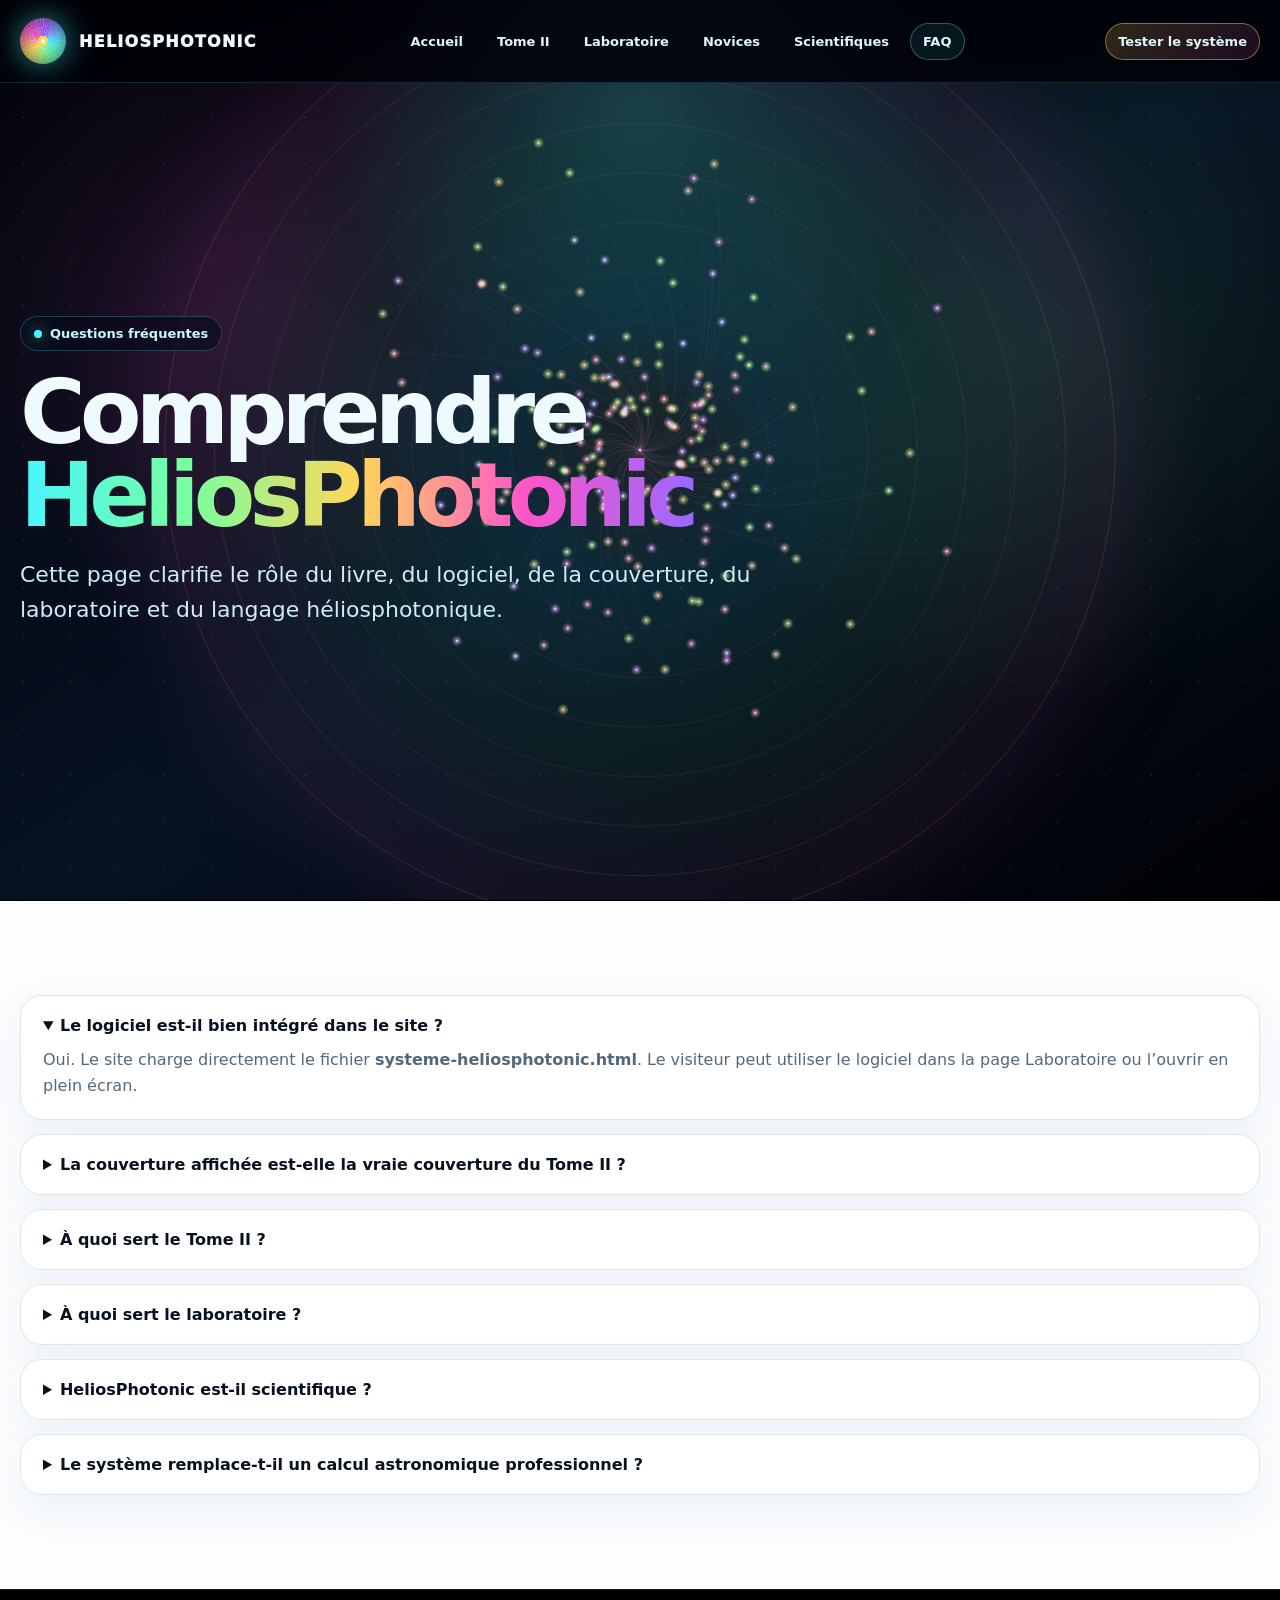
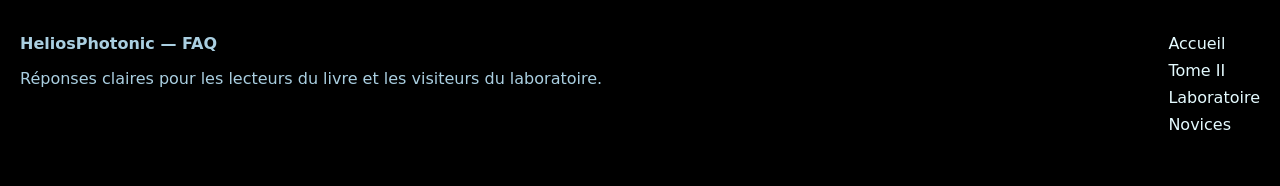
<file: faq.html>
<!DOCTYPE html>
<html lang="fr">
<head>
  <meta charset="UTF-8" />
  <meta name="viewport" content="width=device-width, initial-scale=1.0" />

  <title>HeliosPhotonic — FAQ</title>

  <meta name="description" content="FAQ HeliosPhotonic : questions sur le livre Dieu est la lumière Tome II, le laboratoire, le logiciel, la couverture, la géométrie sacrée et la lecture symbolique." />

  <link rel="stylesheet" href="assets/style.css" />
</head>

<body>

<canvas id="ambientCanvas"></canvas>

<header class="site-header">
  <div class="container nav">

    <a class="brand" href="index.html" aria-label="Accueil HeliosPhotonic">
      <span class="brand-orb"></span>
      <span>HeliosPhotonic</span>
    </a>

    <nav class="nav-links" aria-label="Navigation principale">
      <a href="index.html">Accueil</a>
      <a href="livre-tome2.html">Tome II</a>
      <a href="laboratoire.html">Laboratoire</a>
      <a href="novices.html">Novices</a>
      <a href="scientifiques.html">Scientifiques</a>
      <a href="faq.html" class="active">FAQ</a>
    </nav>

    <a class="nav-cta" href="laboratoire.html">Tester le système</a>

  </div>
</header>

<main>

  <section class="hero faq-hero">
    <div class="container">

      <span class="kicker">Questions fréquentes</span>

      <h1>
        Comprendre<br />
        <span>HeliosPhotonic</span>
      </h1>

      <p class="lead">
        Cette page clarifie le rôle du livre, du logiciel, de la couverture,
        du laboratoire et du langage héliosphotonique.
      </p>

    </div>
  </section>

  <section class="section paper">
    <div class="container faq-list">

      <details open>
        <summary>Le logiciel est-il bien intégré dans le site ?</summary>
        <p>
          Oui. Le site charge directement le fichier <strong>systeme-heliosphotonic.html</strong>.
          Le visiteur peut utiliser le logiciel dans la page Laboratoire ou l’ouvrir en plein écran.
        </p>
      </details>

      <details>
        <summary>La couverture affichée est-elle la vraie couverture du Tome II ?</summary>
        <p>
          Oui. La page du Tome II affiche directement l’image
          <strong>assets/couverture-tome2.png</strong>.
        </p>
      </details>

      <details>
        <summary>À quoi sert le Tome II ?</summary>
        <p>
          Le Tome II donne la vision : lumière originelle, géométrie sacrée,
          corps lumineux, cœur solaire, cerveau de lumière, respiration universelle
          et correspondance entre microcosme et macrocosme.
        </p>
      </details>

      <details>
        <summary>À quoi sert le laboratoire ?</summary>
        <p>
          Le laboratoire transforme cette vision en expérience interactive :
          roue astrale, flux lumineux, signes, données de naissance et lecture visuelle.
        </p>
      </details>

      <details>
        <summary>HeliosPhotonic est-il scientifique ?</summary>
        <p>
          HeliosPhotonic utilise un langage visuel qui peut être décrit techniquement :
          carte polaire, agents lumineux, flux, boucles et rétroaction. Il reste cependant
          une œuvre symbolique, philosophique et expérimentale.
        </p>
      </details>

      <details>
        <summary>Le système remplace-t-il un calcul astronomique professionnel ?</summary>
        <p>
          Non. Le système est une expérience visuelle et symbolique. Pour une précision
          astronomique ou astrologique professionnelle, il faudrait connecter des éphémérides certifiées.
        </p>
      </details>

    </div>
  </section>

</main>

<footer class="site-footer">
  <div class="container footer-grid">

    <div>
      <strong>HeliosPhotonic — FAQ</strong>
      <p>
        Réponses claires pour les lecteurs du livre et les visiteurs du laboratoire.
      </p>
    </div>

    <div>
      <a href="index.html">Accueil</a>
      <a href="livre-tome2.html">Tome II</a>
      <a href="laboratoire.html">Laboratoire</a>
      <a href="novices.html">Novices</a>
    </div>

  </div>
</footer>

<script src="assets/site.js"></script>
</body>
</html>
</file>
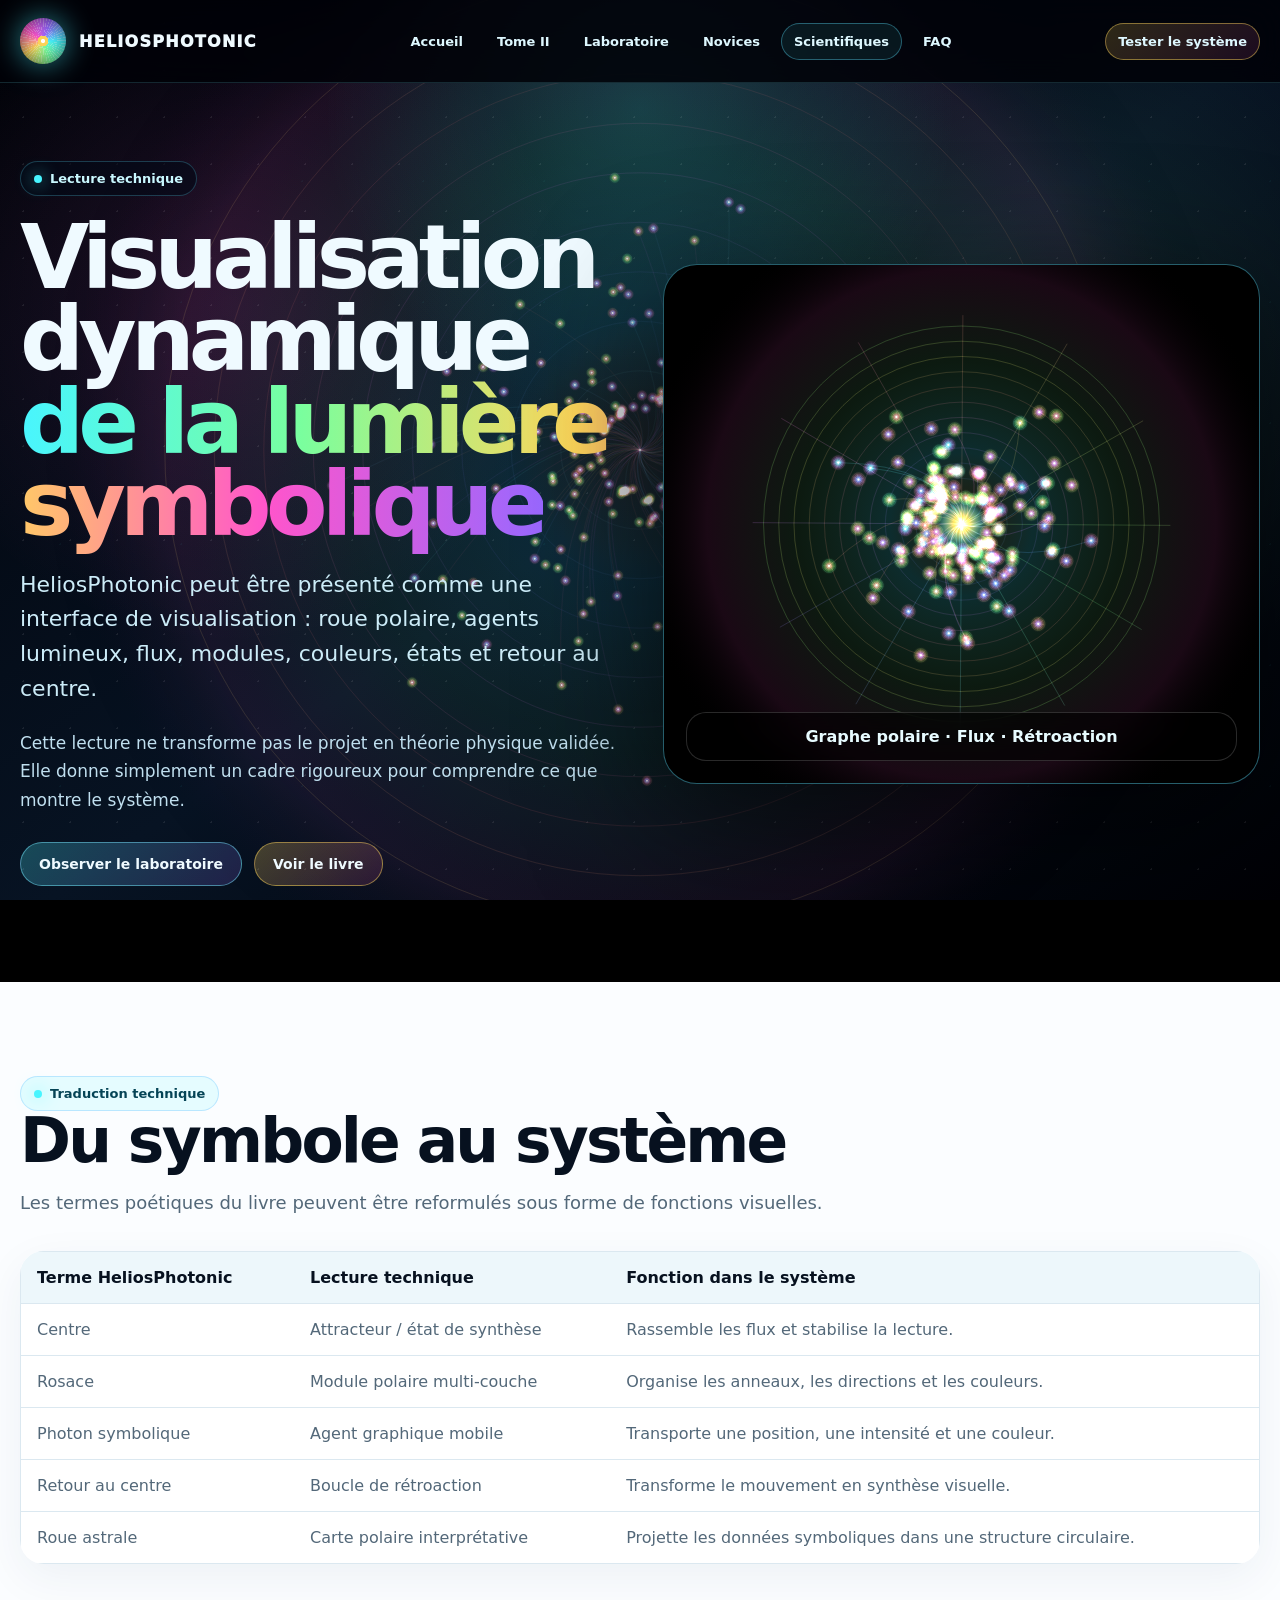
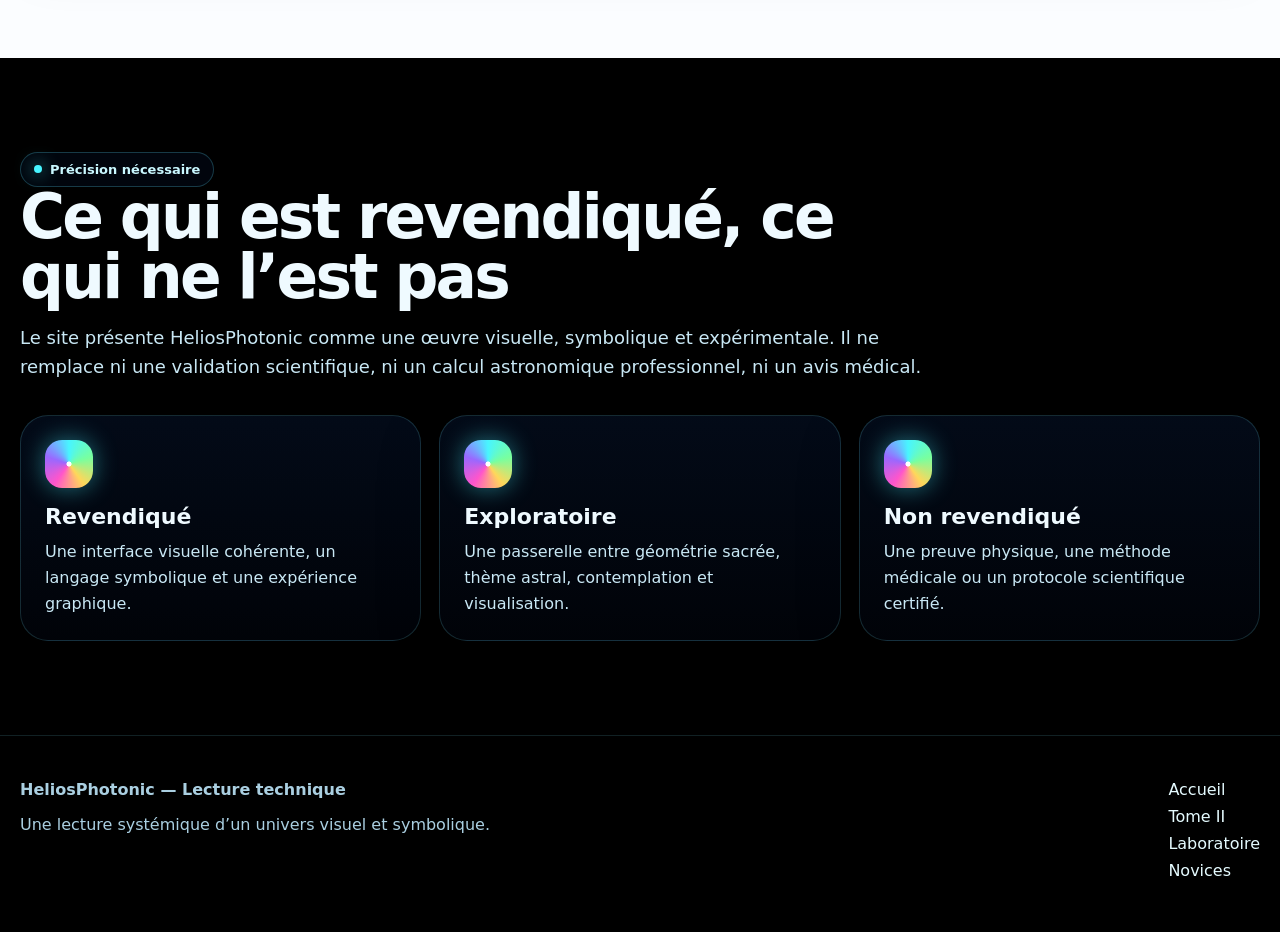
<file: scientifiques.html>
<!DOCTYPE html>
<html lang="fr">
<head>
  <meta charset="UTF-8" />
  <meta name="viewport" content="width=device-width, initial-scale=1.0" />

  <title>HeliosPhotonic — Lecture scientifique et systémique</title>

  <meta name="description" content="Lecture technique de HeliosPhotonic : visualisation dynamique, système polaire, agents lumineux, rétroaction, attracteur central et interprétation symbolique." />

  <link rel="stylesheet" href="assets/style.css" />
</head>

<body>

<canvas id="ambientCanvas"></canvas>

<header class="site-header">
  <div class="container nav">

    <a class="brand" href="index.html" aria-label="Accueil HeliosPhotonic">
      <span class="brand-orb"></span>
      <span>HeliosPhotonic</span>
    </a>

    <nav class="nav-links" aria-label="Navigation principale">
      <a href="index.html">Accueil</a>
      <a href="livre-tome2.html">Tome II</a>
      <a href="laboratoire.html">Laboratoire</a>
      <a href="novices.html">Novices</a>
      <a href="scientifiques.html" class="active">Scientifiques</a>
      <a href="faq.html">FAQ</a>
    </nav>

    <a class="nav-cta" href="laboratoire.html">Tester le système</a>

  </div>
</header>

<main>

  <section class="hero">
    <div class="container split-grid">

      <div>
        <span class="kicker">Lecture technique</span>

        <h1>
          Visualisation dynamique<br />
          <span>de la lumière symbolique</span>
        </h1>

        <p class="lead">
          HeliosPhotonic peut être présenté comme une interface de visualisation :
          roue polaire, agents lumineux, flux, modules, couleurs, états et retour au centre.
        </p>

        <p class="reader-text">
          Cette lecture ne transforme pas le projet en théorie physique validée.
          Elle donne simplement un cadre rigoureux pour comprendre ce que montre le système.
        </p>

        <div class="actions">
          <a class="btn primary" href="laboratoire.html">Observer le laboratoire</a>
          <a class="btn gold" href="livre-tome2.html">Voir le livre</a>
        </div>
      </div>

      <div class="visual-panel">
        <canvas class="helios-canvas" data-mode="science"></canvas>
        <div class="visual-label">Graphe polaire · Flux · Rétroaction</div>
      </div>

    </div>
  </section>

  <section class="section paper">
    <div class="container">

      <div class="section-head">
        <span class="kicker dark-kicker">Traduction technique</span>

        <h2>Du symbole au système</h2>

        <p>
          Les termes poétiques du livre peuvent être reformulés sous forme de fonctions visuelles.
        </p>
      </div>

      <div class="table-wrap">
        <table class="info-table">
          <thead>
            <tr>
              <th>Terme HeliosPhotonic</th>
              <th>Lecture technique</th>
              <th>Fonction dans le système</th>
            </tr>
          </thead>

          <tbody>
            <tr>
              <td>Centre</td>
              <td>Attracteur / état de synthèse</td>
              <td>Rassemble les flux et stabilise la lecture.</td>
            </tr>

            <tr>
              <td>Rosace</td>
              <td>Module polaire multi-couche</td>
              <td>Organise les anneaux, les directions et les couleurs.</td>
            </tr>

            <tr>
              <td>Photon symbolique</td>
              <td>Agent graphique mobile</td>
              <td>Transporte une position, une intensité et une couleur.</td>
            </tr>

            <tr>
              <td>Retour au centre</td>
              <td>Boucle de rétroaction</td>
              <td>Transforme le mouvement en synthèse visuelle.</td>
            </tr>

            <tr>
              <td>Roue astrale</td>
              <td>Carte polaire interprétative</td>
              <td>Projette les données symboliques dans une structure circulaire.</td>
            </tr>
          </tbody>
        </table>
      </div>

    </div>
  </section>

  <section class="section dark">
    <div class="container">

      <div class="section-head">
        <span class="kicker">Précision nécessaire</span>

        <h2>Ce qui est revendiqué, ce qui ne l’est pas</h2>

        <p>
          Le site présente HeliosPhotonic comme une œuvre visuelle, symbolique et expérimentale.
          Il ne remplace ni une validation scientifique, ni un calcul astronomique professionnel,
          ni un avis médical.
        </p>
      </div>

      <div class="cards three">

        <article class="card">
          <div class="icon"></div>
          <h3>Revendiqué</h3>
          <p>
            Une interface visuelle cohérente, un langage symbolique et une expérience graphique.
          </p>
        </article>

        <article class="card">
          <div class="icon"></div>
          <h3>Exploratoire</h3>
          <p>
            Une passerelle entre géométrie sacrée, thème astral, contemplation et visualisation.
          </p>
        </article>

        <article class="card">
          <div class="icon"></div>
          <h3>Non revendiqué</h3>
          <p>
            Une preuve physique, une méthode médicale ou un protocole scientifique certifié.
          </p>
        </article>

      </div>

    </div>
  </section>

</main>

<footer class="site-footer">
  <div class="container footer-grid">

    <div>
      <strong>HeliosPhotonic — Lecture technique</strong>
      <p>
        Une lecture systémique d’un univers visuel et symbolique.
      </p>
    </div>

    <div>
      <a href="index.html">Accueil</a>
      <a href="livre-tome2.html">Tome II</a>
      <a href="laboratoire.html">Laboratoire</a>
      <a href="novices.html">Novices</a>
    </div>

  </div>
</footer>

<script src="assets/site.js"></script>
</body>
</html>
</file>
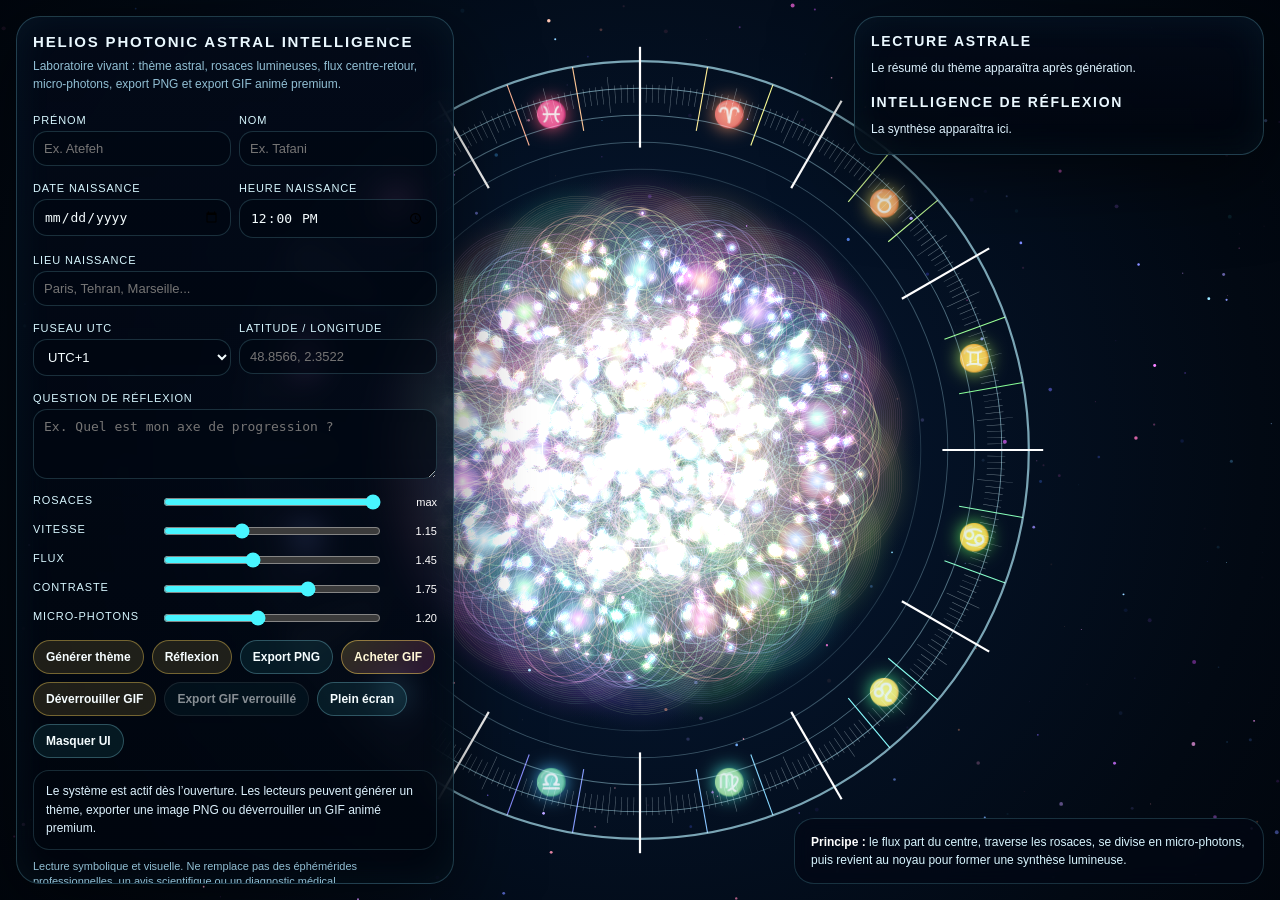
<file: systeme-heliosphotonic.html>
<!DOCTYPE html>
<html lang="fr">
<head>
<meta charset="UTF-8" />
<meta name="viewport" content="width=device-width, initial-scale=1.0" />

<title>HeliosPhotonic Astral Flux — Logiciel vivant</title>

<style>
:root{
  --cyan:#48f5ff;
  --blue:#168dff;
  --gold:#ffd75a;
  --orange:#ff9840;
  --pink:#ff55cb;
  --violet:#9968ff;
  --green:#78ff9f;
  --red:#ff5f75;
  --text:#eaf8ff;
  --muted:#91bfd4;
  --panel:rgba(2,8,20,.82);
  --line:rgba(130,235,255,.24);
}

*{
  box-sizing:border-box;
}

html,
body{
  margin:0;
  width:100%;
  height:100%;
  overflow:hidden;
  background:#000;
  color:var(--text);
  font-family:Inter,Arial,sans-serif;
}

body{
  background:
    radial-gradient(circle at 50% 50%,rgba(40,190,255,.18),transparent 28%),
    radial-gradient(circle at 50% 50%,rgba(255,70,210,.12),transparent 44%),
    linear-gradient(135deg,#000106,#06101d 48%,#000105);
}

#app{
  position:fixed;
  inset:0;
  overflow:hidden;
}

#mainCanvas{
  position:absolute;
  inset:0;
  width:100%;
  height:100%;
  display:block;
  z-index:1;
}

.panel{
  position:absolute;
  z-index:10;
  background:linear-gradient(180deg,rgba(3,10,24,.90),rgba(0,4,12,.72));
  border:1px solid var(--line);
  box-shadow:0 20px 80px rgba(0,0,0,.55), inset 0 0 40px rgba(72,245,255,.06);
  backdrop-filter:blur(14px);
  border-radius:24px;
}

#leftPanel{
  left:16px;
  top:16px;
  width:min(438px,calc(100vw - 32px));
  max-height:calc(100vh - 32px);
  overflow:auto;
  padding:16px;
}

#rightPanel{
  right:16px;
  top:16px;
  width:min(410px,calc(100vw - 32px));
  max-height:calc(100vh - 32px);
  overflow:auto;
  padding:16px;
}

#legend{
  position:absolute;
  right:16px;
  bottom:16px;
  z-index:10;
  width:min(470px,calc(100vw - 32px));
  padding:14px 16px;
  border-radius:20px;
  background:rgba(2,8,20,.62);
  border:1px solid rgba(130,235,255,.18);
  backdrop-filter:blur(12px);
  color:#d8f5ff;
  font-size:12px;
  line-height:1.5;
}

h1,
h2{
  margin:0;
  text-transform:uppercase;
  letter-spacing:.12em;
}

h1{
  font-size:15px;
}

h2{
  font-size:14px;
  margin-bottom:10px;
}

p{
  margin:8px 0 12px;
  color:var(--muted);
  font-size:12px;
  line-height:1.48;
}

strong{
  color:#fff;
}

.grid{
  display:grid;
  grid-template-columns:1fr 1fr;
  gap:8px;
}

.field{
  margin:8px 0;
}

.field label,
.control label{
  display:block;
  margin-bottom:5px;
  font-size:11px;
  text-transform:uppercase;
  letter-spacing:.08em;
  color:#d7f7ff;
}

input,
select,
textarea{
  width:100%;
  border:1px solid rgba(147,236,255,.18);
  border-radius:14px;
  padding:9px 10px;
  background:rgba(0,7,18,.60);
  color:#f4fdff;
  outline:none;
  font-size:13px;
}

input:focus,
select:focus,
textarea:focus{
  border-color:rgba(72,245,255,.72);
  box-shadow:0 0 0 3px rgba(72,245,255,.09);
}

textarea{
  min-height:70px;
  resize:vertical;
}

.control{
  display:grid;
  grid-template-columns:118px 1fr 48px;
  align-items:center;
  gap:10px;
  margin:9px 0;
}

input[type="range"]{
  padding:0;
  border:0;
  background:transparent;
  accent-color:var(--cyan);
}

output{
  text-align:right;
  color:#fff;
  font-size:11px;
  font-variant-numeric:tabular-nums;
}

.buttons{
  display:flex;
  flex-wrap:wrap;
  gap:8px;
  margin-top:12px;
}

button{
  border:1px solid rgba(147,236,255,.28);
  border-radius:999px;
  padding:9px 12px;
  color:#f5fdff;
  background:rgba(72,245,255,.08);
  cursor:pointer;
  font-size:12px;
  font-weight:800;
}

button:hover{
  background:rgba(72,245,255,.16);
  border-color:rgba(147,236,255,.56);
}

button.gold{
  background:rgba(255,215,90,.12);
  border-color:rgba(255,215,90,.38);
}

button.pay{
  background:linear-gradient(135deg,rgba(255,215,90,.18),rgba(255,85,203,.16));
  border-color:rgba(255,215,90,.48);
  color:#fff8d6;
}

button.locked{
  opacity:.55;
  cursor:not-allowed;
  border-color:rgba(255,255,255,.16);
}

button.unlocked{
  opacity:1;
  cursor:pointer;
  background:linear-gradient(135deg,rgba(120,255,159,.20),rgba(72,245,255,.18));
  border-color:rgba(120,255,159,.48);
  color:#f4fff8;
}

#status,
#summary,
#reflection{
  font-size:12px;
  line-height:1.55;
  color:#ddf3ff;
}

#status{
  margin-top:12px;
  padding:11px 12px;
  border-radius:16px;
  border:1px solid rgba(146,236,255,.16);
  background:rgba(0,7,18,.44);
}

.badge{
  display:inline-flex;
  margin:4px 4px 0 0;
  padding:6px 8px;
  border-radius:999px;
  background:rgba(72,245,255,.09);
  border:1px solid rgba(147,236,255,.16);
  font-size:11px;
  color:#effbff;
}

.small{
  margin-top:9px;
  font-size:11px;
  color:#91bfd4;
  line-height:1.4;
}

/* PAYWALL GIF */

.gif-paywall{
  position:fixed;
  inset:0;
  z-index:99;
  display:none;
  align-items:center;
  justify-content:center;
  padding:20px;
  background:rgba(0,0,0,.72);
  backdrop-filter:blur(10px);
}

.gif-paywall.show{
  display:flex;
}

.gif-paywall-box{
  position:relative;
  width:min(540px,100%);
  padding:24px;
  border-radius:26px;
  background:
    radial-gradient(circle at 50% 0%,rgba(72,245,255,.14),transparent 40%),
    linear-gradient(180deg,rgba(3,10,24,.96),rgba(0,4,12,.92));
  border:1px solid rgba(130,235,255,.28);
  box-shadow:0 30px 120px rgba(0,0,0,.72);
}

.gif-paywall-box h2{
  margin:0 0 12px;
  font-size:18px;
  letter-spacing:.10em;
  text-transform:uppercase;
}

.gif-price{
  margin:14px 0;
  padding:14px 16px;
  border-radius:18px;
  background:rgba(255,215,90,.10);
  border:1px solid rgba(255,215,90,.30);
  color:#fff6c8;
  font-weight:900;
}

.gif-price strong{
  color:#ffd75a;
}

.gif-payment-btn{
  display:flex;
  justify-content:center;
  align-items:center;
  width:100%;
  margin:12px 0 16px;
  padding:12px 16px;
  border-radius:999px;
  background:linear-gradient(135deg,rgba(255,215,90,.25),rgba(255,85,203,.18));
  border:1px solid rgba(255,215,90,.44);
  color:#fff;
  font-weight:900;
  text-decoration:none;
}

.gif-close{
  position:absolute;
  right:14px;
  top:14px;
  width:34px;
  height:34px;
  padding:0;
  border-radius:50%;
  font-size:20px;
  line-height:1;
}

.gif-small{
  margin:12px 0 0;
  font-size:11px;
  color:#91bfd4;
}

@media(max-width:1100px){
  #leftPanel{
    left:10px;
    top:10px;
    width:calc(100vw - 20px);
    max-height:64vh;
  }

  #rightPanel{
    right:10px;
    bottom:10px;
    top:auto;
    width:calc(100vw - 20px);
    max-height:34vh;
  }

  #legend{
    display:none;
  }
}

@media(max-height:740px){
  #rightPanel{
    display:none;
  }
}
</style>
</head>

<body>
<div id="app">

  <canvas id="mainCanvas"></canvas>

  <aside id="leftPanel" class="panel">
    <h1>Helios Photonic Astral Intelligence</h1>

    <p>
      Laboratoire vivant : thème astral, rosaces lumineuses, flux centre-retour,
      micro-photons, export PNG et export GIF animé premium.
    </p>

    <div class="grid">
      <div class="field">
        <label for="firstName">Prénom</label>
        <input id="firstName" placeholder="Ex. Atefeh" />
      </div>

      <div class="field">
        <label for="lastName">Nom</label>
        <input id="lastName" placeholder="Ex. Tafani" />
      </div>
    </div>

    <div class="grid">
      <div class="field">
        <label for="birthDate">Date naissance</label>
        <input id="birthDate" type="date" />
      </div>

      <div class="field">
        <label for="birthTime">Heure naissance</label>
        <input id="birthTime" type="time" value="12:00" />
      </div>
    </div>

    <div class="field">
      <label for="birthPlace">Lieu naissance</label>
      <input id="birthPlace" placeholder="Paris, Tehran, Marseille..." />
    </div>

    <div class="grid">
      <div class="field">
        <label for="utcOffset">Fuseau UTC</label>
        <select id="utcOffset">
          <option value="-8">UTC-8</option>
          <option value="-5">UTC-5</option>
          <option value="0">UTC</option>
          <option value="1" selected>UTC+1</option>
          <option value="2">UTC+2</option>
          <option value="3.5">UTC+3:30</option>
          <option value="4">UTC+4</option>
          <option value="9">UTC+9</option>
        </select>
      </div>

      <div class="field">
        <label for="latlon">Latitude / Longitude</label>
        <input id="latlon" placeholder="48.8566, 2.3522" />
      </div>
    </div>

    <div class="field">
      <label for="question">Question de réflexion</label>
      <textarea id="question" placeholder="Ex. Quel est mon axe de progression ?"></textarea>
    </div>

    <div class="control">
      <label for="density">Rosaces</label>
      <input id="density" type="range" min="0" max="3" step="1" value="3" />
      <output id="densityOut">max</output>
    </div>

    <div class="control">
      <label for="speed">Vitesse</label>
      <input id="speed" type="range" min="0.25" max="2.8" step="0.05" value="1.15" />
      <output id="speedOut">1.15</output>
    </div>

    <div class="control">
      <label for="flux">Flux</label>
      <input id="flux" type="range" min="0.4" max="3.0" step="0.05" value="1.45" />
      <output id="fluxOut">1.45</output>
    </div>

    <div class="control">
      <label for="contrast">Contraste</label>
      <input id="contrast" type="range" min="0.8" max="2.2" step="0.05" value="1.75" />
      <output id="contrastOut">1.75</output>
    </div>

    <div class="control">
      <label for="micro">Micro-photons</label>
      <input id="micro" type="range" min="0.6" max="2.0" step="0.05" value="1.2" />
      <output id="microOut">1.20</output>
    </div>

    <div class="buttons">
      <button id="calcBtn" class="gold" type="button">Générer thème</button>
      <button id="reflectBtn" class="gold" type="button">Réflexion</button>
      <button id="exportBtn" type="button">Export PNG</button>

      <button id="buyGifBtn" class="pay" type="button">Acheter GIF</button>
      <button id="unlockGifBtn" class="gold" type="button">Déverrouiller GIF</button>
      <button id="exportGifBtn" class="locked" type="button" disabled>Export GIF verrouillé</button>

      <button id="fullscreenBtn" type="button">Plein écran</button>
      <button id="toggleUiBtn" type="button">Masquer UI</button>
    </div>

    <div id="status">
      Le système est actif dès l’ouverture. Les lecteurs peuvent générer un thème,
      exporter une image PNG ou déverrouiller un GIF animé premium.
    </div>

    <div class="small">
      Lecture symbolique et visuelle. Ne remplace pas des éphémérides professionnelles,
      un avis scientifique ou un diagnostic médical.
    </div>
  </aside>

  <aside id="rightPanel" class="panel">
    <h2>Lecture astrale</h2>
    <div id="summary">
      Le résumé du thème apparaîtra après génération.
    </div>

    <h2 style="margin-top:16px;">Intelligence de réflexion</h2>
    <div id="reflection">
      La synthèse apparaîtra ici.
    </div>
  </aside>

  <div id="legend">
    <strong>Principe :</strong>
    le flux part du centre, traverse les rosaces, se divise en micro-photons,
    puis revient au noyau pour former une synthèse lumineuse.
  </div>

  <div id="gifPaywall" class="gif-paywall" aria-hidden="true">
    <div class="gif-paywall-box">
      <button id="closeGifPaywall" class="gif-close" type="button">×</button>

      <h2>Export GIF premium</h2>

      <p>
        L’export GIF permet d’enregistrer une animation du thème héliosphotonique :
        rosaces, photons, zodiaque, flux centre-retour et signature lumineuse.
      </p>

      <div class="gif-price">
        Export GIF animé — <strong>9 €</strong>
      </div>

      <a id="gifPaymentLink" class="gif-payment-btn" href="#" target="_blank" rel="noopener">
        Payer et recevoir le code
      </a>

      <div class="field">
        <label for="gifUnlockCode">Code de déverrouillage</label>
        <input id="gifUnlockCode" placeholder="Entrer le code reçu après paiement" />
      </div>

      <button id="validateGifCode" class="gold" type="button">
        Valider le code
      </button>

      <p class="gif-small">
        Après validation, l’export GIF reste débloqué sur ce navigateur.
      </p>
    </div>
  </div>

</div>

<script>
(function(){
'use strict';

/* =========================================================
   PARAMÈTRES COMMERCIAUX GIF
   Remplacer le lien PayPal par le vrai lien de paiement.
   ========================================================= */

const GIF_PAYMENT_URL = 'https://www.paypal.com/paypalme/VOTRECOMPTE/9';
const GIF_UNLOCK_CODE = 'HELIOS-GIF-2026';

/* =========================================================
   DOM
   ========================================================= */

const canvas = document.getElementById('mainCanvas');
const ctx = canvas.getContext('2d', { alpha:false });

const leftPanel = document.getElementById('leftPanel');
const rightPanel = document.getElementById('rightPanel');
const legend = document.getElementById('legend');

const summaryEl = document.getElementById('summary');
const reflectionEl = document.getElementById('reflection');
const statusEl = document.getElementById('status');

const controls = {
  density:document.getElementById('density'),
  speed:document.getElementById('speed'),
  flux:document.getElementById('flux'),
  contrast:document.getElementById('contrast'),
  micro:document.getElementById('micro'),

  densityOut:document.getElementById('densityOut'),
  speedOut:document.getElementById('speedOut'),
  fluxOut:document.getElementById('fluxOut'),
  contrastOut:document.getElementById('contrastOut'),
  microOut:document.getElementById('microOut')
};

const fields = {
  firstName:document.getElementById('firstName'),
  lastName:document.getElementById('lastName'),
  birthDate:document.getElementById('birthDate'),
  birthTime:document.getElementById('birthTime'),
  birthPlace:document.getElementById('birthPlace'),
  utcOffset:document.getElementById('utcOffset'),
  latlon:document.getElementById('latlon'),
  question:document.getElementById('question')
};

const gifPaywall = document.getElementById('gifPaywall');
const buyGifBtn = document.getElementById('buyGifBtn');
const unlockGifBtn = document.getElementById('unlockGifBtn');
const exportGifBtn = document.getElementById('exportGifBtn');
const closeGifPaywall = document.getElementById('closeGifPaywall');
const gifPaymentLink = document.getElementById('gifPaymentLink');
const gifUnlockCode = document.getElementById('gifUnlockCode');
const validateGifCode = document.getElementById('validateGifCode');

gifPaymentLink.href = GIF_PAYMENT_URL;

/* =========================================================
   CONSTANTES
   ========================================================= */

const TAU = Math.PI * 2;

const zodiacGlyphs = ['♈','♉','♊','♋','♌','♍','♎','♏','♐','♑','♒','♓'];

const signs = [
  ['Bélier','♈','initiative','impulsion, courage et démarrage'],
  ['Taureau','♉','stabilité','ancrage, continuité et matière'],
  ['Gémeaux','♊','circulation mentale','idées, langage et mouvement'],
  ['Cancer','♋','mémoire','sensibilité, protection et origine'],
  ['Lion','♌','rayonnement','présence, création et cœur solaire'],
  ['Vierge','♍','précision','analyse, purification et amélioration'],
  ['Balance','♎','harmonie','relation, beauté et équilibre'],
  ['Scorpion','♏','transformation','intensité, vérité et mutation'],
  ['Sagittaire','♐','expansion','vision, sens et dépassement'],
  ['Capricorne','♑','structure','discipline, durée et construction'],
  ['Verseau','♒','innovation','réseau, futur et singularité'],
  ['Poissons','♓','inspiration','intuition, imaginaire et compassion']
];

const cityDB = {
  paris:[48.8566,2.3522,1],
  montrouge:[48.8172,2.3219,1],
  marseille:[43.2965,5.3698,1],
  lyon:[45.7640,4.8357,1],
  nice:[43.7102,7.2620,1],
  bordeaux:[44.8378,-0.5792,1],
  ajaccio:[41.9192,8.7386,1],
  tehran:[35.6892,51.3890,3.5],
  teheran:[35.6892,51.3890,3.5],
  london:[51.5072,-0.1276,0],
  tokyo:[35.6762,139.6503,9],
  dubai:[25.2048,55.2708,4]
};

const S = {
  w:1,
  h:1,
  dpr:1,
  t:0,
  last:performance.now(),
  stars:[],
  modules:[],
  photons:[],
  local:[],
  theme:null,
  ui:true,
  layoutKey:''
};

const clamp = (v,a,b) => Math.max(a,Math.min(b,v));
const hue = d => ((d % 360) + 360) % 360;
const norm = d => ((d % 360) + 360) % 360;
const ang = d => (d - 90) * Math.PI / 180;
const degToRad = d => d * Math.PI / 180;
const radToDeg = r => r * 180 / Math.PI;

/* =========================================================
   INTERFACE
   ========================================================= */

function updateLabels(){
  const names = ['léger','organes','dense','max'];

  controls.densityOut.textContent = names[+controls.density.value] || 'max';
  controls.speedOut.textContent = (+controls.speed.value).toFixed(2);
  controls.fluxOut.textContent = (+controls.flux.value).toFixed(2);
  controls.contrastOut.textContent = (+controls.contrast.value).toFixed(2);
  controls.microOut.textContent = (+controls.micro.value).toFixed(2);
}

function resize(){
  S.dpr = Math.min(2, window.devicePixelRatio || 1);
  S.w = window.innerWidth;
  S.h = window.innerHeight;

  canvas.width = Math.floor(S.w * S.dpr);
  canvas.height = Math.floor(S.h * S.dpr);
  ctx.setTransform(S.dpr,0,0,S.dpr,0,0);

  S.stars = Array.from({length:420}, () => ({
    x:Math.random()*S.w,
    y:Math.random()*S.h,
    r:.2 + Math.random()*1.8,
    a:.05 + Math.random()*.65,
    h:175 + Math.random()*210,
    p:Math.random()*TAU
  }));

  buildLayout(true);
}

function makeModule(x,y,r,layer,index){
  return {
    x,
    y,
    r,
    layer,
    index,
    phase:Math.random()*TAU,
    spin:(layer%2 ? -1 : 1) * (.014 + Math.random()*.026),
    hue:hue(layer*70 + index*31 + Math.random()*160),
    pulse:.55 + Math.random()*.70
  };
}

function buildLayout(force){
  const density = +controls.density.value;
  const key = `${Math.round(S.w)}-${Math.round(S.h)}-${density}`;

  if(!force && key === S.layoutKey) return;

  S.layoutKey = key;

  const cx = S.w/2;
  const cy = S.h/2;
  const R = Math.min(S.w,S.h) * .40;

  const modules = [];

  const outerCount = density >= 3 ? 18 : density >= 2 ? 14 : density >= 1 ? 10 : 7;
  const outerOrbit = R * .50;
  const outerR = R * (density >= 2 ? .25 : .30);

  for(let i=0;i<outerCount;i++){
    const a = -Math.PI/2 + i*TAU/outerCount;
    modules.push(makeModule(
      cx + Math.cos(a)*outerOrbit,
      cy + Math.sin(a)*outerOrbit,
      outerR,
      0,
      i
    ));
  }

  if(density >= 1){
    const midCount = density >= 3 ? 14 : density >= 2 ? 10 : 8;
    const midOrbit = R * .28;
    const midR = R * .18;

    for(let i=0;i<midCount;i++){
      const a = -Math.PI/2 + i*TAU/midCount + TAU/(midCount*2);
      modules.push(makeModule(
        cx + Math.cos(a)*midOrbit,
        cy + Math.sin(a)*midOrbit,
        midR,
        1,
        i
      ));
    }
  }

  const coreR = R * .115;

  modules.push(makeModule(cx,cy,coreR*1.35,2,0));

  for(let i=0;i<6;i++){
    const a = -Math.PI/2 + i*TAU/6;
    modules.push(makeModule(
      cx + Math.cos(a)*coreR*1.55,
      cy + Math.sin(a)*coreR*1.55,
      coreR,
      2,
      i+1
    ));
  }

  if(density >= 2){
    for(let i=0;i<12;i++){
      const a = -Math.PI/2 + i*TAU/12 + TAU/24;
      modules.push(makeModule(
        cx + Math.cos(a)*coreR*2.85,
        cy + Math.sin(a)*coreR*2.85,
        coreR*.72,
        3,
        i
      ));
    }
  }

  S.modules = modules;
  seedPhotons();
}

function seedPhotons(){
  S.photons = [];
  S.local = [];

  const flux = +controls.flux.value;

  const count = Math.floor(100 + S.modules.length * 2.2 * flux);

  for(let i=0;i<count;i++){
    const m = S.modules[(Math.random()*S.modules.length)|0];

    S.photons.push({
      module:S.modules.indexOf(m),
      phase:Math.random(),
      speed:.12 + Math.random()*.42,
      hue:hue(m.hue + Math.random()*240),
      rot:Math.random()*TAU,
      size:.9 + Math.random()*1.8
    });
  }

  for(let mi=0;mi<S.modules.length;mi++){
    const m = S.modules[mi];
    const localCount = Math.floor(7 + flux*5);

    for(let k=0;k<localCount;k++){
      S.local.push({
        module:mi,
        phase:Math.random(),
        dir:Math.random()<.5 ? 1 : -1,
        angle:Math.random()*360,
        lane:.18 + Math.random()*.76,
        speed:.18 + Math.random()*.45,
        hue:hue(m.hue + Math.random()*360),
        rot:Math.random()*TAU
      });
    }
  }
}

/* =========================================================
   DESSIN
   ========================================================= */

function background(t){
  const contrast = +controls.contrast.value;

  const g = ctx.createRadialGradient(
    S.w*.5,S.h*.5,0,
    S.w*.5,S.h*.5,Math.max(S.w,S.h)*.78
  );

  g.addColorStop(0,`rgba(7,34,70,${.95*contrast})`);
  g.addColorStop(.28,`rgba(4,18,38,${.96*contrast})`);
  g.addColorStop(.62,'#020913');
  g.addColorStop(1,'#000105');

  ctx.fillStyle = g;
  ctx.fillRect(0,0,S.w,S.h);

  ctx.save();
  ctx.globalCompositeOperation = 'lighter';

  for(const st of S.stars){
    ctx.fillStyle = `hsla(${st.h},100%,${72+Math.sin(t+st.p)*9}%,${st.a*(.65+.5*Math.sin(t*.7+st.p))*contrast})`;
    ctx.beginPath();
    ctx.arc(st.x,st.y,st.r,0,TAU);
    ctx.fill();
  }

  ctx.restore();
}

function drawOuterWheel(cx,cy,R,t){
  const contrast = +controls.contrast.value;

  ctx.save();
  ctx.translate(cx,cy);
  ctx.globalCompositeOperation = 'screen';

  for(let i=0;i<5;i++){
    ctx.strokeStyle = `rgba(180,238,255,${(.10+i*.07)*contrast})`;
    ctx.lineWidth = i === 4 ? 2.2 : .9;

    ctx.beginPath();
    ctx.arc(0,0,R*(.78+i*.075),0,TAU);
    ctx.stroke();
  }

  for(let d=0;d<360;d++){
    const a = ang(d);
    const major = d%30 === 0;
    const ten = d%10 === 0;
    const five = d%5 === 0;

    const from = R*(major?.84:ten?.90:five?.94:.965);
    const to = R*(major?1.12:ten?1.08:five?1.04:1.015);

    ctx.strokeStyle = major
      ? `rgba(255,255,255,${.86*contrast})`
      : ten
        ? `hsla(${hue(d+t*40)},100%,76%,${.62*contrast})`
        : `rgba(230,250,255,${.25*contrast})`;

    ctx.lineWidth = major ? 2.2 : ten ? 1.1 : .45;

    ctx.beginPath();
    ctx.moveTo(Math.cos(a)*from,Math.sin(a)*from);
    ctx.lineTo(Math.cos(a)*to,Math.sin(a)*to);
    ctx.stroke();
  }

  for(let i=0;i<12;i++){
    const a = ang(i*30 + 15);

    ctx.font = `${Math.max(26,R*.062)}px Georgia,serif`;
    ctx.textAlign = 'center';
    ctx.textBaseline = 'middle';
    ctx.fillStyle = `hsla(${hue(i*30+t*22)},100%,78%,.88)`;
    ctx.shadowColor = `hsla(${hue(i*30+t*22)},100%,65%,1)`;
    ctx.shadowBlur = 18;
    ctx.fillText(zodiacGlyphs[i],Math.cos(a)*R*.96,Math.sin(a)*R*.96);
  }

  ctx.shadowBlur = 0;
  ctx.restore();
}

function drawRosace(m,t){
  const contrast = +controls.contrast.value;
  const R = m.r;
  const local = t*(.55+m.pulse*.15)+m.phase;

  ctx.save();
  ctx.translate(m.x,m.y);
  ctx.rotate(local*m.spin*6);
  ctx.globalCompositeOperation = 'screen';

  const halo = ctx.createRadialGradient(0,0,0,0,0,R*1.2);
  halo.addColorStop(0,`hsla(${hue(m.hue+local*32)},100%,82%,${.22*contrast})`);
  halo.addColorStop(.32,`hsla(${hue(m.hue+95)},100%,72%,${.14*contrast})`);
  halo.addColorStop(.70,`hsla(${hue(m.hue+210)},100%,66%,${.08*contrast})`);
  halo.addColorStop(1,'rgba(0,0,0,0)');

  ctx.fillStyle = halo;
  ctx.beginPath();
  ctx.arc(0,0,R*1.2,0,TAU);
  ctx.fill();

  const rings = 42;

  for(let i=1;i<=rings;i++){
    const q = i/rings;

    ctx.strokeStyle = `hsla(${hue(m.hue+q*320+local*28)},100%,${70+q*12}%,${(.035+q*.075)*contrast})`;
    ctx.lineWidth = .45;

    ctx.beginPath();
    ctx.arc(0,0,R*q*.94,0,TAU);
    ctx.stroke();
  }

  const petals = 12 + (m.layer%3)*6;

  for(let p=0;p<petals;p++){
    const a = p*TAU/petals;
    const ox = Math.cos(a)*R*.23;
    const oy = Math.sin(a)*R*.23;
    const pr = R*(.47+.05*Math.sin(local+p));

    ctx.strokeStyle = `hsla(${hue(m.hue+p*360/petals+local*38)},100%,76%,${.22*contrast})`;
    ctx.lineWidth = .9;

    ctx.beginPath();
    ctx.arc(ox,oy,pr,0,TAU);
    ctx.stroke();
  }

  for(let r=0;r<96;r++){
    const d = r*360/96;
    const a = ang(d + Math.sin(local+d*.04)*8);
    const amp = R*(.22+.62*(.5+.5*Math.sin(local+d*.06)));

    ctx.strokeStyle = `hsla(${hue(m.hue+d*1.4+local*30)},100%,70%,${.09*contrast})`;
    ctx.lineWidth = .38;

    ctx.beginPath();
    ctx.moveTo(0,0);

    for(let k=1;k<=26;k++){
      const q = k/26;
      const aa = a + q*q*2.15;
      const rr = amp*q;
      ctx.lineTo(Math.cos(aa)*rr,Math.sin(aa)*rr);
    }

    ctx.stroke();
  }

  const core = ctx.createRadialGradient(0,0,0,0,0,R*.24);
  core.addColorStop(0,'rgba(255,255,255,.98)');
  core.addColorStop(.24,`hsla(${hue(m.hue+local*52)},100%,76%,${.90*contrast})`);
  core.addColorStop(.72,`hsla(${hue(m.hue+120)},100%,68%,${.25*contrast})`);
  core.addColorStop(1,'rgba(0,0,0,0)');

  ctx.fillStyle = core;
  ctx.beginPath();
  ctx.arc(0,0,R*.24,0,TAU);
  ctx.fill();

  ctx.restore();
}

function drawMiniPhoton(x,y,size,baseHue,t,alpha,rot){
  const micro = +controls.micro.value;
  const contrast = +controls.contrast.value;
  const s = size * micro;

  ctx.save();
  ctx.translate(x,y);
  ctx.rotate(rot + t*.8);
  ctx.globalCompositeOperation = 'lighter';

  const glow = ctx.createRadialGradient(0,0,0,0,0,s*4.5);
  glow.addColorStop(0,'rgba(255,255,255,.95)');
  glow.addColorStop(.20,`hsla(${hue(baseHue)},100%,78%,${alpha*contrast})`);
  glow.addColorStop(.62,`hsla(${hue(baseHue+110)},100%,66%,${alpha*.25*contrast})`);
  glow.addColorStop(1,'rgba(0,0,0,0)');

  ctx.fillStyle = glow;
  ctx.beginPath();
  ctx.arc(0,0,s*4.5,0,TAU);
  ctx.fill();

  for(let i=1;i<=3;i++){
    ctx.strokeStyle = `hsla(${hue(baseHue+i*58+t*90)},100%,76%,${alpha*.28*contrast})`;
    ctx.lineWidth = .45;
    ctx.beginPath();
    ctx.arc(0,0,s*(.65+i*.82),0,TAU);
    ctx.stroke();
  }

  for(let p=0;p<6;p++){
    const a = p*TAU/6;

    ctx.strokeStyle = `hsla(${hue(baseHue+p*45+t*80)},100%,76%,${alpha*.23*contrast})`;
    ctx.beginPath();
    ctx.arc(Math.cos(a)*s*.9,Math.sin(a)*s*.9,s*.82,0,TAU);
    ctx.stroke();
  }

  ctx.restore();
}

function pathPoint(p0,p1,p2,p3,u){
  return {
    x:(1-u)**3*p0.x + 3*(1-u)**2*u*p1.x + 3*(1-u)*u*u*p2.x + u**3*p3.x,
    y:(1-u)**3*p0.y + 3*(1-u)**2*u*p1.y + 3*(1-u)*u*u*p2.y + u**3*p3.y
  };
}

function drawGlobalFlux(cx,cy,R,t,dt){
  const flux = +controls.flux.value;
  const contrast = +controls.contrast.value;

  ctx.save();
  ctx.globalCompositeOperation = 'lighter';

  for(const p of S.photons){
    const m = S.modules[p.module];
    if(!m) continue;

    p.phase = (p.phase + dt*(.18+p.speed)*flux) % 1;

    const outward = p.phase < .5;
    let u = outward ? p.phase/.5 : 1 - (p.phase-.5)/.5;
    u = clamp(u,0,1);

    const vx = m.x - cx;
    const vy = m.y - cy;
    const len = Math.hypot(vx,vy) || 1;

    const nx = vx/len;
    const ny = vy/len;

    const px = -ny;
    const py = nx;

    const p0 = {x:cx,y:cy};
    const p3 = {x:m.x - nx*m.r*.12, y:m.y - ny*m.r*.12};

    const curve = R*.10 + Math.sin(t+p.module)*R*.028;

    const c1 = {
      x:cx + vx*.28 + px*curve,
      y:cy + vy*.28 + py*curve
    };

    const c2 = {
      x:cx + vx*.72 - px*curve*.8,
      y:cy + vy*.72 - py*curve*.8
    };

    ctx.strokeStyle = `hsla(${hue(p.hue+t*30)},100%,72%,${.07*contrast})`;
    ctx.lineWidth = .55;

    ctx.beginPath();
    ctx.moveTo(p0.x,p0.y);
    ctx.bezierCurveTo(c1.x,c1.y,c2.x,c2.y,p3.x,p3.y);
    ctx.stroke();

    const pt = pathPoint(p0,c1,c2,p3,u);
    const prev = pathPoint(p0,c1,c2,p3,clamp(u-.025,0,1));
    const tone = hue(p.hue+t*65+u*180);

    ctx.strokeStyle = `hsla(${tone},100%,78%,${.35*contrast})`;
    ctx.lineWidth = 1.05;

    ctx.beginPath();
    ctx.moveTo(prev.x,prev.y);
    ctx.lineTo(pt.x,pt.y);
    ctx.stroke();

    drawMiniPhoton(pt.x,pt.y,p.size,tone,t,.70,p.rot+u*TAU);
  }

  ctx.restore();
}

function drawLocalFlux(t,dt){
  const flux = +controls.flux.value;
  const contrast = +controls.contrast.value;

  ctx.save();
  ctx.globalCompositeOperation = 'lighter';

  for(const p of S.local){
    const m = S.modules[p.module];
    if(!m) continue;

    p.phase += dt*(.18+p.speed)*flux*p.dir;

    if(p.phase >= 1){
      p.phase = 1;
      p.dir = -1;
    }

    if(p.phase <= 0){
      p.phase = 0;
      p.dir = 1;
      p.angle = (p.angle + 90 + Math.random()*60) % 360;
      p.hue = hue(m.hue + Math.random()*360);
    }

    const a = ang(p.angle + Math.sin(t+p.rot)*10);
    const rr = m.r*(.13 + p.lane*.74*p.phase);

    const x = m.x + Math.cos(a+t*.06)*rr;
    const y = m.y + Math.sin(a+t*.06)*rr;

    const tail = m.r*(.13 + p.lane*.74*clamp(p.phase-.04*p.dir,0,1));
    const tx = m.x + Math.cos(a+t*.06)*tail;
    const ty = m.y + Math.sin(a+t*.06)*tail;

    const alpha = .24 + .42*(1 - Math.abs(.5-p.phase)*2);
    const tone = hue(p.hue + t*80 + p.phase*170);

    ctx.strokeStyle = `hsla(${tone},100%,78%,${alpha*.38*contrast})`;
    ctx.lineWidth = .7;

    ctx.beginPath();
    ctx.moveTo(tx,ty);
    ctx.lineTo(x,y);
    ctx.stroke();

    drawMiniPhoton(x,y,1.25+m.r*.006,tone,t,.55*alpha,p.rot+p.phase*TAU);
  }

  ctx.restore();
}

function drawCentralSeal(cx,cy,R,t){
  const contrast = +controls.contrast.value;

  ctx.save();
  ctx.translate(cx,cy);
  ctx.globalCompositeOperation = 'screen';

  const r = R*.23;

  for(let k=0;k<5;k++){
    ctx.save();
    ctx.rotate((k%2 ? -1 : 1)*t*(.018+k*.004));

    const count = 18 + k*6;

    for(let i=0;i<count;i++){
      const a = i*TAU/count;
      const x = Math.cos(a)*r*(.35+k*.10);
      const y = Math.sin(a)*r*(.35+k*.10);

      ctx.strokeStyle = `hsla(${hue(i*360/count+k*45+t*30)},100%,78%,${(.12+k*.035)*contrast})`;
      ctx.lineWidth = .65;

      ctx.beginPath();
      ctx.arc(x,y,r*(.26-k*.018),0,TAU);
      ctx.stroke();
    }

    ctx.restore();
  }

  const core = ctx.createRadialGradient(0,0,0,0,0,r*.55);
  core.addColorStop(0,'rgba(255,255,255,.99)');
  core.addColorStop(.22,`rgba(255,215,90,${.94*contrast})`);
  core.addColorStop(.55,`rgba(72,245,255,${.48*contrast})`);
  core.addColorStop(.82,`rgba(255,85,203,${.18*contrast})`);
  core.addColorStop(1,'rgba(0,0,0,0)');

  ctx.fillStyle = core;
  ctx.beginPath();
  ctx.arc(0,0,r*.58,0,TAU);
  ctx.fill();

  ctx.strokeStyle = `rgba(255,255,255,${.62*contrast})`;
  ctx.lineWidth = 1.4;
  ctx.beginPath();
  ctx.arc(0,0,r*1.18,0,TAU);
  ctx.stroke();

  ctx.restore();
}

function drawTheme(cx,cy,R){
  if(!S.theme) return;

  const contrast = +controls.contrast.value;

  ctx.save();
  ctx.translate(cx,cy);
  ctx.globalCompositeOperation = 'lighter';

  for(let i=0;i<S.theme.houses.length;i++){
    const lon = S.theme.houses[i];
    const a = ang(lon);

    ctx.strokeStyle = i === 0
      ? `rgba(255,255,255,${.88*contrast})`
      : `rgba(214,244,255,${.25*contrast})`;

    ctx.lineWidth = i === 0 ? 2.2 : .8;

    ctx.beginPath();
    ctx.moveTo(Math.cos(a)*R*.18,Math.sin(a)*R*.18);
    ctx.lineTo(Math.cos(a)*R*.76,Math.sin(a)*R*.76);
    ctx.stroke();
  }

  S.theme.placements.forEach((p,i) => {
    const a = ang(p.lon);
    const rr = R*(.45 + (i%5)*.055);
    const x = Math.cos(a)*rr;
    const y = Math.sin(a)*rr;

    const glow = ctx.createRadialGradient(x,y,0,x,y,R*.055);
    glow.addColorStop(0,'rgba(255,255,255,.98)');
    glow.addColorStop(.34,p.color);
    glow.addColorStop(1,'rgba(0,0,0,0)');

    ctx.fillStyle = glow;
    ctx.beginPath();
    ctx.arc(x,y,R*.05,0,TAU);
    ctx.fill();

    ctx.fillStyle = p.color;
    ctx.font = `800 ${Math.max(13,R*.032)}px Georgia,serif`;
    ctx.textAlign = 'center';
    ctx.textBaseline = 'middle';
    ctx.fillText(p.glyph,x,y+1);
  });

  ctx.restore();
}

/* =========================================================
   ASTRO SYMBOLIQUE
   ========================================================= */

function fullName(){
  return [fields.firstName.value.trim(),fields.lastName.value.trim()]
    .filter(Boolean)
    .join(' ') || 'Lecteur HeliosPhotonic';
}

function signIndex(lon){
  return Math.floor(norm(lon)/30)%12;
}

function signDeg(lon){
  return Math.floor(norm(lon)%30);
}

function posText(lon){
  const s = signs[signIndex(lon)];
  return `${s[1]} ${s[0]} ${signDeg(lon)}°`;
}

function dateToJD(dateStr,timeStr,utcOffset){
  const [y,m,d] = dateStr.split('-').map(Number);
  const [hh,mm] = (timeStr || '12:00').split(':').map(Number);

  const utcMs = Date.UTC(y,m-1,d,hh,mm||0) - Number(utcOffset||0)*3600*1000;

  return utcMs/86400000 + 2440587.5;
}

function sunLongitude(n){
  const L = norm(280.46646 + 0.98564736*n);
  const g = degToRad(norm(357.52911 + 0.98560028*n));

  return norm(
    L +
    1.914602*Math.sin(g) +
    0.019993*Math.sin(2*g) +
    0.000289*Math.sin(3*g)
  );
}

function moonLongitude(n){
  const L = norm(218.316 + 13.176396*n);
  const Mm = degToRad(norm(134.963 + 13.064993*n));
  const D = degToRad(norm(297.850 + 12.190749*n));

  return norm(
    L +
    6.289*Math.sin(Mm) +
    1.274*Math.sin(2*D-Mm) +
    0.658*Math.sin(2*D) +
    0.214*Math.sin(2*Mm)
  );
}

function planetApprox(n){
  return {
    Mercure:norm(252.25 + 4.09233445*n + 10*Math.sin(degToRad(n*.9))),
    Vénus:norm(181.98 + 1.60213034*n + 5*Math.sin(degToRad(n*.42))),
    Mars:norm(355.43 + 0.52402068*n + 7*Math.sin(degToRad(n*.19))),
    Jupiter:norm(34.35 + 0.08308529*n + 3*Math.sin(degToRad(n*.07))),
    Saturne:norm(50.08 + 0.03344414*n + 2.5*Math.sin(degToRad(n*.035))),
    Uranus:norm(314.05 + 0.01172834*n + 1.2*Math.sin(degToRad(n*.012))),
    Neptune:norm(304.35 + 0.00598103*n + .9*Math.sin(degToRad(n*.006))),
    Pluton:norm(238.95 + 0.00396*n + .8*Math.sin(degToRad(n*.004)))
  };
}

function ascendant(jd,lat,lon){
  const n = jd - 2451545.0;
  const T = n / 36525;

  const gst = norm(
    280.46061837 +
    360.98564736629*n +
    0.000387933*T*T -
    T*T*T/38710000
  );

  const lst = norm(gst + lon);
  const theta = degToRad(lst);
  const phi = degToRad(lat);
  const eps = degToRad(23.439291 - 0.0130042*T);

  const asc = radToDeg(
    Math.atan2(
      -Math.cos(theta),
      Math.sin(theta)*Math.cos(eps) + Math.tan(phi)*Math.sin(eps)
    )
  );

  return norm(asc);
}

function parsePlace(){
  const place = fields.birthPlace.value.trim();
  const raw = fields.latlon.value.trim();

  let lat;
  let lon;
  let exact = false;
  let offset = parseFloat(fields.utcOffset.value);

  if(raw.includes(',')){
    const parts = raw.split(',').map(v => parseFloat(v.trim().replace(',','.')));

    if(Number.isFinite(parts[0]) && Number.isFinite(parts[1])){
      lat = parts[0];
      lon = parts[1];
      exact = true;
    }
  }

  if(!Number.isFinite(lat) || !Number.isFinite(lon)){
    const key = place
      .toLowerCase()
      .normalize('NFD')
      .replace(/[\u0300-\u036f]/g,'')
      .replace(/\s+/g,'');

    if(cityDB[key]){
      lat = cityDB[key][0];
      lon = cityDB[key][1];
      offset = cityDB[key][2];
      fields.utcOffset.value = String(offset);
      exact = true;
    }
  }

  if(!Number.isFinite(lat) || !Number.isFinite(lon)){
    lat = 48.8566;
    lon = 2.3522;
    exact = false;
  }

  return {
    place:place || 'Lieu non renseigné',
    lat,
    lon,
    offset,
    exact
  };
}

function createTheme(){
  if(!fields.birthDate.value){
    statusEl.innerHTML = '<span style="color:#ff9aa6">Date de naissance manquante.</span>';
    return null;
  }

  const place = parsePlace();
  const jd = dateToJD(fields.birthDate.value,fields.birthTime.value || '12:00',place.offset);
  const n = jd - 2451545.0;

  const sun = sunLongitude(n);
  const moon = moonLongitude(n);
  const approx = planetApprox(n);
  const asc = ascendant(jd,place.lat,place.lon);

  const placements = [
    {name:'Soleil',glyph:'☉',lon:sun,color:'#ffd75a'},
    {name:'Lune',glyph:'☽',lon:moon,color:'#e8f7ff'},
    {name:'Mercure',glyph:'☿',lon:approx.Mercure,color:'#48f5ff'},
    {name:'Vénus',glyph:'♀',lon:approx.Vénus,color:'#78ff9f'},
    {name:'Mars',glyph:'♂',lon:approx.Mars,color:'#ff5f75'},
    {name:'Jupiter',glyph:'♃',lon:approx.Jupiter,color:'#ffb04c'},
    {name:'Saturne',glyph:'♄',lon:approx.Saturne,color:'#f0df9c'},
    {name:'Uranus',glyph:'♅',lon:approx.Uranus,color:'#00d3ff'},
    {name:'Neptune',glyph:'♆',lon:approx.Neptune,color:'#9968ff'},
    {name:'Pluton',glyph:'♇',lon:approx.Pluton,color:'#ff55cb'},
    {name:'Ascendant',glyph:'AC',lon:asc,color:'#ffffff'}
  ];

  S.theme = {
    name:fullName(),
    date:fields.birthDate.value,
    time:fields.birthTime.value || '12:00',
    place:place.place,
    exactPlace:place.exact,
    placements,
    houses:Array.from({length:12},(_,i)=>norm(asc+i*30)),
    question:fields.question.value.trim()
  };

  return S.theme;
}

function themeSummary(theme){
  const sun = theme.placements.find(p => p.name === 'Soleil');
  const moon = theme.placements.find(p => p.name === 'Lune');
  const asc = theme.placements.find(p => p.name === 'Ascendant');

  const ss = signs[signIndex(sun.lon)];
  const ms = signs[signIndex(moon.lon)];
  const as = signs[signIndex(asc.lon)];

  const rows = theme.placements.map(p => `
    <tr>
      <td style="padding:4px 6px;border-top:1px solid rgba(146,236,255,.12)">${p.glyph} ${p.name}</td>
      <td style="padding:4px 6px;border-top:1px solid rgba(146,236,255,.12)">${posText(p.lon)}</td>
    </tr>
  `).join('');

  return `
    <p><strong>${theme.name}</strong><br>${theme.date} à ${theme.time} — ${theme.place}</p>
    <span class="badge">Soleil ${posText(sun.lon)}</span>
    <span class="badge">Lune ${posText(moon.lon)}</span>
    <span class="badge">Ascendant ${posText(asc.lon)}</span>
    <p><strong>Dominante solaire :</strong> ${ss[0]} — ${ss[3]}.</p>
    <p><strong>Dominante lunaire :</strong> ${ms[0]} — ${ms[3]}.</p>
    <p><strong>Ascendant :</strong> ${as[0]} — ${as[3]}.</p>
    ${theme.exactPlace ? '' : '<p><strong>Attention :</strong> lieu indicatif, ascendant approximatif.</p>'}
    <table style="width:100%;border-collapse:collapse;font-size:11px;margin-top:8px">${rows}</table>
  `;
}

function escapeHTML(s){
  return String(s).replace(/[&<>"']/g, c => ({
    '&':'&amp;',
    '<':'&lt;',
    '>':'&gt;',
    '"':'&quot;',
    "'":'&#39;'
  }[c]));
}

function generateReflection(theme){
  const q = theme.question || 'Quel est mon axe de progression ?';

  const sun = theme.placements.find(p => p.name === 'Soleil');
  const moon = theme.placements.find(p => p.name === 'Lune');
  const asc = theme.placements.find(p => p.name === 'Ascendant');
  const mercury = theme.placements.find(p => p.name === 'Mercure');
  const venus = theme.placements.find(p => p.name === 'Vénus');
  const mars = theme.placements.find(p => p.name === 'Mars');

  const ss = signs[signIndex(sun.lon)];
  const ms = signs[signIndex(moon.lon)];
  const as = signs[signIndex(asc.lon)];
  const me = signs[signIndex(mercury.lon)];
  const ve = signs[signIndex(venus.lon)];
  const ma = signs[signIndex(mars.lon)];

  return `
    <p><strong>Question :</strong> ${escapeHTML(q)}</p>
    <p><strong>Axe central :</strong> le Soleil en ${ss[0]} indique une dynamique de ${ss[2]}.
    La Lune en ${ms[0]} montre une mémoire intérieure liée à ${ms[2]}.
    L’Ascendant en ${as[0]} donne une manière d’apparaître par ${as[2]}.</p>
    <p><strong>Lecture mentale :</strong> Mercure en ${me[0]} favorise ${me[2]}.
    Vénus en ${ve[0]} colore l’attachement par ${ve[2]}.
    Mars en ${ma[0]} oriente l’action vers ${ma[2]}.</p>
    <p><strong>Clé héliosphotonique :</strong> l’information doit partir du centre,
    rencontrer les formes, puis revenir vers le noyau. La compréhension naît de ce retour.</p>
  `;
}

function computeTheme(){
  const theme = createTheme();
  if(!theme) return;

  summaryEl.innerHTML = themeSummary(theme);
  reflectionEl.innerHTML = generateReflection(theme);

  statusEl.innerHTML = `Thème généré pour <strong>${theme.name}</strong>. La roue astrale est intégrée au système.`;
}

function refreshReflection(){
  if(!S.theme){
    computeTheme();
    return;
  }

  S.theme.question = fields.question.value.trim();
  reflectionEl.innerHTML = generateReflection(S.theme);
  statusEl.innerHTML = 'Réflexion mise à jour.';
}

/* =========================================================
   EXPORT PNG + GIF PREMIUM
   ========================================================= */

function exportPNG(){
  const a = document.createElement('a');
  a.download = 'heliosphotonic-theme.png';
  a.href = canvas.toDataURL('image/png');
  a.click();
}

function isGifUnlocked(){
  return localStorage.getItem('heliosGifUnlocked') === '1';
}

function updateGifButton(){
  if(isGifUnlocked()){
    exportGifBtn.disabled = false;
    exportGifBtn.classList.remove('locked');
    exportGifBtn.classList.add('unlocked');
    exportGifBtn.textContent = 'Export GIF';
  }else{
    exportGifBtn.disabled = true;
    exportGifBtn.classList.add('locked');
    exportGifBtn.classList.remove('unlocked');
    exportGifBtn.textContent = 'Export GIF verrouillé';
  }
}

function openGifPaywall(){
  gifPaywall.classList.add('show');
  gifPaywall.setAttribute('aria-hidden','false');

  statusEl.innerHTML = `
    Export GIF premium : paiement requis.
    Après paiement, entrez le code de déverrouillage.
  `;
}

function closeGifPaywallPanel(){
  gifPaywall.classList.remove('show');
  gifPaywall.setAttribute('aria-hidden','true');
}

function validateGifUnlock(){
  const code = (gifUnlockCode.value || '').trim();

  if(code === GIF_UNLOCK_CODE){
    localStorage.setItem('heliosGifUnlocked','1');
    updateGifButton();
    closeGifPaywallPanel();

    statusEl.innerHTML = `
      <strong>Export GIF déverrouillé.</strong>
      Le lecteur peut maintenant enregistrer une animation du thème.
    `;
  }else{
    statusEl.innerHTML = `
      <span style="color:#ff9aa6">Code incorrect.</span>
      Vérifiez le code reçu après paiement.
    `;
  }
}

function loadGifLibrary(){
  return new Promise((resolve,reject) => {
    if(window.GIF){
      resolve();
      return;
    }

    const script = document.createElement('script');
    script.src = 'https://cdnjs.cloudflare.com/ajax/libs/gif.js/0.2.0/gif.js';
    script.onload = () => resolve();
    script.onerror = () => reject(new Error('Impossible de charger la bibliothèque GIF.'));
    document.head.appendChild(script);
  });
}

async function exportAnimatedGif(){
  if(!isGifUnlocked()){
    openGifPaywall();
    return;
  }

  exportGifBtn.disabled = true;
  exportGifBtn.textContent = 'Préparation GIF...';

  statusEl.innerHTML = `
    Préparation de l’export GIF animé.
    Ne changez pas de page pendant l’enregistrement.
  `;

  try{
    await loadGifLibrary();

    const sourceW = canvas.width;
    const sourceH = canvas.height;

    const maxW = 900;
    const scale = Math.min(1, maxW / sourceW);

    const outW = Math.max(320, Math.floor(sourceW * scale));
    const outH = Math.max(320, Math.floor(sourceH * scale));

    const tempCanvas = document.createElement('canvas');
    const tempCtx = tempCanvas.getContext('2d');

    tempCanvas.width = outW;
    tempCanvas.height = outH;

    const gif = new GIF({
      workers:2,
      quality:10,
      width:outW,
      height:outH,
      workerScript:'https://cdnjs.cloudflare.com/ajax/libs/gif.js/0.2.0/gif.worker.js'
    });

    const fps = 12;
    const seconds = 5;
    const totalFrames = fps * seconds;
    const delay = Math.round(1000 / fps);

    let frameIndex = 0;

    gif.on('progress', progress => {
      const percent = Math.round(progress * 100);
      statusEl.innerHTML = `Encodage du GIF : <strong>${percent}%</strong>`;
      exportGifBtn.textContent = `GIF ${percent}%`;
    });

    gif.on('finished', blob => {
      const url = URL.createObjectURL(blob);
      const a = document.createElement('a');

      a.href = url;
      a.download = 'heliosphotonic-theme-anime.gif';
      a.click();

      setTimeout(() => URL.revokeObjectURL(url), 2000);

      exportGifBtn.disabled = false;
      exportGifBtn.textContent = 'Export GIF';

      statusEl.innerHTML = `
        <strong>GIF généré avec succès.</strong>
        Le fichier animé a été téléchargé.
      `;
    });

    function captureFrame(){
      tempCtx.clearRect(0,0,outW,outH);
      tempCtx.drawImage(canvas,0,0,outW,outH);

      gif.addFrame(tempCanvas,{
        copy:true,
        delay:delay
      });

      frameIndex++;

      statusEl.innerHTML = `
        Capture GIF : <strong>${frameIndex}/${totalFrames}</strong>
      `;

      if(frameIndex < totalFrames){
        setTimeout(() => {
          requestAnimationFrame(captureFrame);
        }, delay);
      }else{
        statusEl.innerHTML = 'Encodage du GIF en cours...';
        gif.render();
      }
    }

    captureFrame();

  }catch(error){
    console.error(error);

    exportGifBtn.disabled = false;
    exportGifBtn.textContent = 'Export GIF';

    statusEl.innerHTML = `
      <span style="color:#ff9aa6">Erreur export GIF.</span>
      Vérifiez la connexion internet ou utilisez Export PNG.
    `;
  }
}

/* =========================================================
   UI
   ========================================================= */

function toggleUI(){
  S.ui = !S.ui;
  leftPanel.style.display = S.ui ? 'block' : 'none';
  rightPanel.style.display = S.ui ? 'block' : 'none';
  legend.style.display = S.ui ? 'block' : 'none';
}

function isTypingTarget(target){
  const tag = (target && target.tagName || '').toLowerCase();
  return tag === 'input' || tag === 'textarea' || tag === 'select' || target.isContentEditable;
}

/* =========================================================
   ANIMATION
   ========================================================= */

function frame(now){
  const dt = Math.min(.05,(now-S.last)/1000 || .016);
  S.last = now;

  const speed = +controls.speed.value;
  S.t += dt * speed;

  const t = S.t;
  const cx = S.w/2;
  const cy = S.h/2;
  const R = Math.min(S.w,S.h)*.40;

  buildLayout(false);
  background(t);

  ctx.save();
  ctx.beginPath();
  ctx.arc(cx,cy,R*1.12,0,TAU);
  ctx.clip();

  drawGlobalFlux(cx,cy,R,t,dt*speed);

  const ordered = [...S.modules].sort((a,b) => b.r - a.r);

  for(const m of ordered){
    drawRosace(m,t);
  }

  drawLocalFlux(t,dt*speed);
  drawCentralSeal(cx,cy,R,t);
  drawTheme(cx,cy,R);

  ctx.restore();

  drawOuterWheel(cx,cy,R,t);

  requestAnimationFrame(frame);
}

/* =========================================================
   ÉVÉNEMENTS
   ========================================================= */

controls.density.addEventListener('input', () => {
  updateLabels();
  buildLayout(true);
});

controls.speed.addEventListener('input',updateLabels);

controls.flux.addEventListener('input', () => {
  updateLabels();
  seedPhotons();
});

controls.contrast.addEventListener('input',updateLabels);
controls.micro.addEventListener('input',updateLabels);

document.getElementById('calcBtn').addEventListener('click',computeTheme);
document.getElementById('reflectBtn').addEventListener('click',refreshReflection);
document.getElementById('exportBtn').addEventListener('click',exportPNG);
document.getElementById('toggleUiBtn').addEventListener('click',toggleUI);

buyGifBtn.addEventListener('click', () => {
  openGifPaywall();

  if(GIF_PAYMENT_URL && !GIF_PAYMENT_URL.includes('VOTRECOMPTE')){
    window.open(GIF_PAYMENT_URL,'_blank','noopener');
  }
});

unlockGifBtn.addEventListener('click',openGifPaywall);
closeGifPaywall.addEventListener('click',closeGifPaywallPanel);
validateGifCode.addEventListener('click',validateGifUnlock);
exportGifBtn.addEventListener('click',exportAnimatedGif);

document.getElementById('fullscreenBtn').addEventListener('click', () => {
  if(!document.fullscreenElement){
    document.documentElement.requestFullscreen?.();
  }else{
    document.exitFullscreen?.();
  }
});

window.addEventListener('resize',resize);

window.addEventListener('keydown', e => {
  if(isTypingTarget(e.target)) return;

  if(e.key.toLowerCase() === 'h') toggleUI();
  if(e.key.toLowerCase() === 'g') computeTheme();
  if(e.key.toLowerCase() === 'p') exportPNG();
});

/* =========================================================
   LANCEMENT
   ========================================================= */

updateLabels();
updateGifButton();
resize();
requestAnimationFrame(frame);

})();
</script>
</body>
</html>
</file>
<file: assets/style.css>
:root{
  --bg:#000106;
  --deep:#020713;
  --panel:rgba(3,10,24,.72);
  --line:rgba(91,224,255,.24);
  --line-strong:rgba(91,224,255,.42);
  --text:#effaff;
  --muted:#a7cfe4;
  --paper:#fbfdff;
  --paperText:#07111f;
  --cyan:#48f5ff;
  --blue:#0b94ff;
  --gold:#ffd75a;
  --pink:#ff55cb;
  --violet:#9968ff;
  --green:#78ff9f;
  --shadow:0 34px 130px rgba(0,0,0,.64);
}

*{
  box-sizing:border-box;
}

html{
  scroll-behavior:smooth;
}

body{
  margin:0;
  min-height:100vh;
  overflow-x:hidden;
  background:#000;
  color:var(--text);
  font-family:Inter,system-ui,-apple-system,BlinkMacSystemFont,"Segoe UI",Arial,sans-serif;
}

body::before{
  content:"";
  position:fixed;
  inset:0;
  z-index:-3;
  background:
    radial-gradient(circle at 50% 12%,rgba(72,245,255,.18),transparent 31%),
    radial-gradient(circle at 18% 34%,rgba(255,85,203,.12),transparent 28%),
    radial-gradient(circle at 82% 38%,rgba(120,255,159,.10),transparent 31%),
    linear-gradient(145deg,#000106,#071323 52%,#000105);
}

body::after{
  content:"";
  position:fixed;
  inset:0;
  z-index:-2;
  pointer-events:none;
  opacity:.16;
  background-image:
    radial-gradient(circle,rgba(255,255,255,.55) 0 1px,transparent 1px),
    radial-gradient(circle,rgba(72,245,255,.28) 0 1px,transparent 1px);
  background-size:47px 47px,121px 121px;
}

a{
  color:inherit;
  text-decoration:none;
}

img{
  max-width:100%;
  display:block;
}

.container{
  width:min(1240px,calc(100% - 34px));
  margin:0 auto;
}

#ambientCanvas{
  position:fixed;
  inset:0;
  z-index:-1;
  width:100%;
  height:100%;
  opacity:.86;
  pointer-events:none;
}

.site-header{
  position:sticky;
  top:0;
  z-index:100;
  background:rgba(0,2,8,.86);
  border-bottom:1px solid rgba(120,235,255,.16);
  backdrop-filter:blur(18px);
}

.nav{
  min-height:82px;
  display:flex;
  align-items:center;
  justify-content:space-between;
  gap:20px;
}

.brand{
  display:flex;
  align-items:center;
  gap:13px;
  font-weight:950;
  letter-spacing:.08em;
  text-transform:uppercase;
}

.brand-orb{
  width:46px;
  height:46px;
  border-radius:50%;
  background:
    radial-gradient(circle,#fff 0 6%,var(--gold) 7% 16%,transparent 17%),
    repeating-conic-gradient(rgba(255,255,255,.28) 0 2deg,transparent 2deg 8deg),
    conic-gradient(from 90deg,var(--cyan),var(--green),var(--gold),var(--pink),var(--violet),var(--cyan));
  box-shadow:0 0 30px rgba(72,245,255,.55),inset 0 0 18px rgba(0,0,0,.58);
}

.nav-links{
  display:flex;
  align-items:center;
  justify-content:center;
  gap:8px;
  flex-wrap:wrap;
}

.nav-links a,
.nav-cta{
  padding:10px 12px;
  border-radius:999px;
  border:1px solid transparent;
  font-size:13px;
  font-weight:850;
  color:#def8ff;
}

.nav-links a:hover,
.nav-links a.active{
  border-color:rgba(91,224,255,.36);
  background:rgba(72,245,255,.08);
}

.nav-cta{
  border-color:rgba(255,215,90,.45);
  background:linear-gradient(135deg,rgba(255,215,90,.18),rgba(255,85,203,.11));
}

.hero{
  position:relative;
  padding:78px 0 96px;
  min-height:calc(100vh - 82px);
  display:grid;
  align-items:center;
}

.hero-grid,
.split-grid,
.book-grid{
  display:grid;
  grid-template-columns:1fr 1fr;
  gap:46px;
  align-items:center;
}

.kicker{
  display:inline-flex;
  align-items:center;
  gap:8px;
  padding:9px 13px;
  border-radius:999px;
  border:1px solid rgba(91,224,255,.24);
  background:rgba(3,10,24,.58);
  color:#c9f8ff;
  font-size:13px;
  font-weight:900;
}

.kicker::before{
  content:"";
  width:8px;
  height:8px;
  border-radius:50%;
  background:var(--cyan);
  box-shadow:0 0 18px var(--cyan);
}

.dark-kicker{
  color:#054456;
  background:rgba(72,245,255,.12);
  border-color:rgba(11,148,255,.20);
}

h1{
  margin:20px 0;
  font-size:clamp(44px,7vw,96px);
  line-height:.92;
  letter-spacing:-.065em;
}

h1 span,
.gradient{
  background:linear-gradient(90deg,var(--cyan),var(--green),var(--gold),var(--pink),var(--violet));
  -webkit-background-clip:text;
  background-clip:text;
  color:transparent;
}

h2{
  margin:0 0 16px;
  font-size:clamp(32px,4.8vw,64px);
  line-height:.98;
  letter-spacing:-.045em;
}

h3{
  margin:0 0 10px;
  font-size:22px;
}

.lead{
  max-width:780px;
  color:#ccecf8;
  font-size:clamp(17px,2vw,22px);
  line-height:1.58;
}

.reader-text{
  max-width:780px;
  color:#c0dfef;
  font-size:17px;
  line-height:1.68;
}

.actions{
  display:flex;
  gap:12px;
  flex-wrap:wrap;
  margin-top:28px;
}

.btn{
  display:inline-flex;
  align-items:center;
  justify-content:center;
  padding:13px 18px;
  border-radius:999px;
  border:1px solid rgba(120,235,255,.30);
  background:rgba(72,245,255,.08);
  font-weight:900;
  font-size:14px;
  transition:.18s ease;
}

.btn:hover{
  transform:translateY(-1px);
  box-shadow:0 16px 38px rgba(0,0,0,.34);
}

.btn.primary{
  background:linear-gradient(135deg,rgba(72,245,255,.25),rgba(153,104,255,.18));
  border-color:rgba(120,235,255,.48);
}

.btn.gold{
  background:linear-gradient(135deg,rgba(255,215,90,.25),rgba(255,85,203,.12));
  border-color:rgba(255,215,90,.48);
}

.principle-box{
  margin-top:24px;
  padding:18px 20px;
  border-radius:24px;
  border:1px solid rgba(120,235,255,.18);
  background:rgba(0,0,0,.48);
  color:#d7f6ff;
  line-height:1.62;
}

.cover-frame{
  background:#000;
  border:1px solid var(--line-strong);
  border-radius:34px;
  overflow:hidden;
  box-shadow:var(--shadow);
}

.cover-frame img{
  width:100%;
  height:auto;
  display:block;
}

.cover-frame.large{
  max-width:760px;
  margin-left:auto;
}

.book-real-cover{
  max-width:720px;
}

.small-cover{
  max-width:620px;
  margin:auto;
}

.visual-panel{
  position:relative;
  min-height:520px;
  border-radius:34px;
  overflow:hidden;
  background:#000;
  border:1px solid var(--line-strong);
  box-shadow:var(--shadow);
}

.visual-panel canvas{
  position:absolute;
  inset:0;
  width:100%;
  height:100%;
  display:block;
}

.visual-label{
  position:absolute;
  left:22px;
  right:22px;
  bottom:22px;
  padding:14px 16px;
  border-radius:20px;
  background:rgba(0,0,0,.62);
  border:1px solid rgba(255,255,255,.16);
  color:#e7fbff;
  font-weight:850;
  text-align:center;
  backdrop-filter:blur(10px);
}

.software-preview{
  height:720px;
  border-radius:34px;
  overflow:hidden;
  background:#000;
  border:1px solid var(--line-strong);
  box-shadow:var(--shadow);
}

.software-full{
  height:calc(100vh - 120px);
  min-height:840px;
  border-radius:34px;
  overflow:hidden;
  background:#000;
  border:1px solid var(--line-strong);
  box-shadow:var(--shadow);
}

.software-preview iframe,
.software-full iframe{
  width:100%;
  height:100%;
  border:0;
  display:block;
  background:#000;
}

.center-actions{
  display:flex;
  justify-content:center;
  margin-top:28px;
}

.section{
  position:relative;
  padding:94px 0;
}

.section.dark{
  background:linear-gradient(180deg,rgba(0,0,0,.08),rgba(0,0,0,.34));
}

.section.paper{
  background:var(--paper);
  color:var(--paperText);
}

.section-head{
  max-width:920px;
  margin-bottom:34px;
}

.section-head p{
  margin:0;
  color:#c9e8f5;
  font-size:18px;
  line-height:1.62;
}

.paper .section-head p,
.paper p,
.paper .muted{
  color:#536879;
}

.cards{
  display:grid;
  gap:18px;
}

.cards.three{
  grid-template-columns:repeat(3,1fr);
}

.card{
  padding:24px;
  border-radius:28px;
  border:1px solid rgba(120,235,255,.17);
  background:linear-gradient(180deg,rgba(4,14,32,.74),rgba(1,5,14,.58));
  box-shadow:0 18px 64px rgba(0,0,0,.22);
  backdrop-filter:blur(12px);
}

.card p{
  margin:0;
  color:#c9e8f5;
  line-height:1.6;
}

.paper .card{
  background:#fff;
  border-color:#dbe8f0;
  box-shadow:0 18px 52px rgba(15,48,80,.08);
}

.paper .card p{
  color:#536879;
}

.icon{
  width:48px;
  height:48px;
  margin-bottom:16px;
  border-radius:17px;
  background:
    radial-gradient(circle,#fff 0 7%,transparent 8%),
    conic-gradient(var(--cyan),var(--green),var(--gold),var(--pink),var(--violet),var(--cyan));
  box-shadow:0 0 24px rgba(72,245,255,.45);
}

.list{
  display:grid;
  gap:14px;
  margin-top:24px;
}

.list-item{
  padding:17px;
  border-radius:20px;
  background:#fff;
  border:1px solid #dbe8f0;
  box-shadow:0 14px 46px rgba(15,48,80,.06);
}

.list-item strong{
  display:block;
  margin-bottom:4px;
  color:#07111f;
}

.list-item span{
  color:#536879;
}

.book-meta{
  margin-top:22px;
  padding:18px 20px;
  border-radius:24px;
  border:1px solid rgba(255,255,255,.16);
  background:rgba(0,0,0,.52);
  backdrop-filter:blur(10px);
}

.book-meta strong{
  display:block;
  color:var(--gold);
  margin-bottom:6px;
}

.book-meta span{
  color:#d7f6ff;
}

.chapters{
  display:grid;
  grid-template-columns:repeat(2,1fr);
  gap:18px;
}

.chapter{
  padding:24px;
  border-radius:24px;
  background:#fff;
  border:1px solid #dbe8f0;
  box-shadow:0 14px 46px rgba(15,48,80,.06);
}

.chapter h3{
  color:#07111f;
}

.chapter p{
  color:#536879;
  line-height:1.62;
}

.table-wrap{
  overflow:auto;
  border-radius:24px;
  box-shadow:0 14px 46px rgba(15,48,80,.06);
}

.info-table{
  width:100%;
  min-width:760px;
  border-collapse:collapse;
  background:#fff;
  border:1px solid #dbe8f0;
}

.info-table th,
.info-table td{
  padding:16px;
  border-bottom:1px solid #dbe8f0;
  text-align:left;
  vertical-align:top;
}

.info-table th{
  color:#07111f;
  background:#edf7fb;
}

.info-table td{
  color:#536879;
}

.faq-list{
  display:grid;
  gap:14px;
}

.faq-list details{
  padding:20px 22px;
  border-radius:22px;
  background:#fff;
  border:1px solid #dbe8f0;
  box-shadow:0 14px 46px rgba(15,48,80,.06);
}

.faq-list summary{
  cursor:pointer;
  color:#07111f;
  font-weight:900;
}

.faq-list p{
  margin:12px 0 0;
  color:#536879;
  line-height:1.62;
}

.site-footer{
  padding:44px 0;
  border-top:1px solid rgba(120,235,255,.14);
  background:#000;
  color:#aacfe1;
}

.footer-grid{
  display:flex;
  justify-content:space-between;
  gap:20px;
  flex-wrap:wrap;
}

.footer-grid p{
  max-width:640px;
  color:#aacfe1;
}

.footer-grid a{
  display:block;
  margin:0 0 8px;
  color:#e5fbff;
}

@media(max-width:1000px){
  .nav{
    align-items:flex-start;
    flex-direction:column;
    padding:14px 0;
  }

  .hero-grid,
  .split-grid,
  .book-grid{
    grid-template-columns:1fr;
  }

  .cards.three,
  .chapters{
    grid-template-columns:1fr;
  }

  .visual-panel{
    min-height:420px;
  }

  .software-preview{
    height:760px;
  }

  .software-full{
    height:820px;
  }
}
</file>
